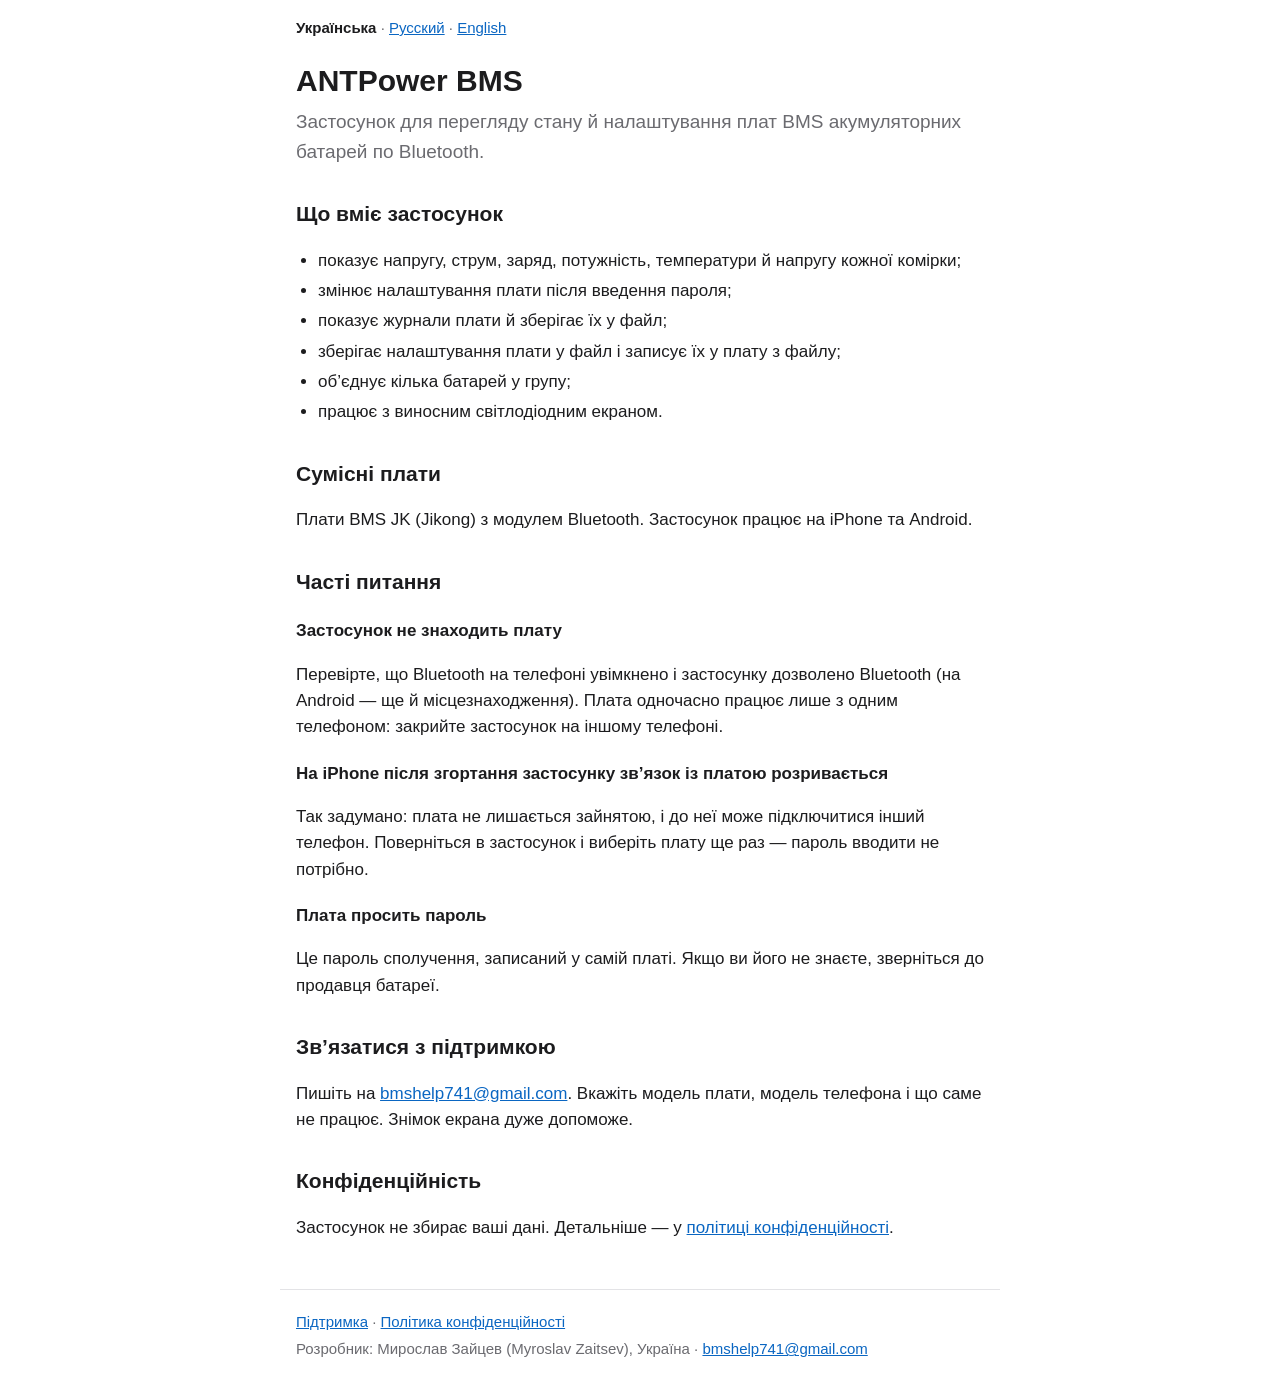
<file: index.html>
<!doctype html>
<html lang="uk">
<head>
<meta charset="utf-8">
<meta name="viewport" content="width=device-width, initial-scale=1">
<title>ANTPower BMS — підтримка</title>
<link rel="stylesheet" href="style.css">
</head>
<body>
<header><nav class="lang"><a href="" aria-current="page">Українська</a> · <a href="ru/">Русский</a> · <a href="en/">English</a></nav></header>
<main>
<h1>ANTPower BMS</h1>
<p class="lead">Застосунок для перегляду стану й налаштування плат BMS акумуляторних батарей по Bluetooth.</p>

<h2>Що вміє застосунок</h2>
<ul>
<li>показує напругу, струм, заряд, потужність, температури й напругу кожної комірки;</li>
<li>змінює налаштування плати після введення пароля;</li>
<li>показує журнали плати й зберігає їх у файл;</li>
<li>зберігає налаштування плати у файл і записує їх у плату з файлу;</li>
<li>об’єднує кілька батарей у групу;</li>
<li>працює з виносним світлодіодним екраном.</li>
</ul>

<h2>Сумісні плати</h2>
<p>Плати BMS JK (Jikong) з модулем Bluetooth. Застосунок працює на iPhone та Android.</p>

<h2>Часті питання</h2>
<h3>Застосунок не знаходить плату</h3>
<p>Перевірте, що Bluetooth на телефоні увімкнено і застосунку дозволено Bluetooth (на Android — ще й місцезнаходження). Плата одночасно працює лише з одним телефоном: закрийте застосунок на іншому телефоні.</p>
<h3>На iPhone після згортання застосунку зв’язок із платою розривається</h3>
<p>Так задумано: плата не лишається зайнятою, і до неї може підключитися інший телефон. Поверніться в застосунок і виберіть плату ще раз — пароль вводити не потрібно.</p>
<h3>Плата просить пароль</h3>
<p>Це пароль сполучення, записаний у самій платі. Якщо ви його не знаєте, зверніться до продавця батареї.</p>

<h2>Зв’язатися з підтримкою</h2>
<p>Пишіть на <a href="mailto:bmshelp741@gmail.com">bmshelp741@gmail.com</a>. Вкажіть модель плати, модель телефона і що саме не працює. Знімок екрана дуже допоможе.</p>

<h2>Конфіденційність</h2>
<p>Застосунок не збирає ваші дані. Детальніше — у <a href="privacy/">політиці конфіденційності</a>.</p>
</main>
<footer><p><a href="">Підтримка</a> · <a href="privacy/">Політика конфіденційності</a></p><p>Розробник: Мирослав Зайцев (Myroslav Zaitsev), Україна · <a href="mailto:bmshelp741@gmail.com">bmshelp741@gmail.com</a></p></footer>
</body>
</html>
</file>
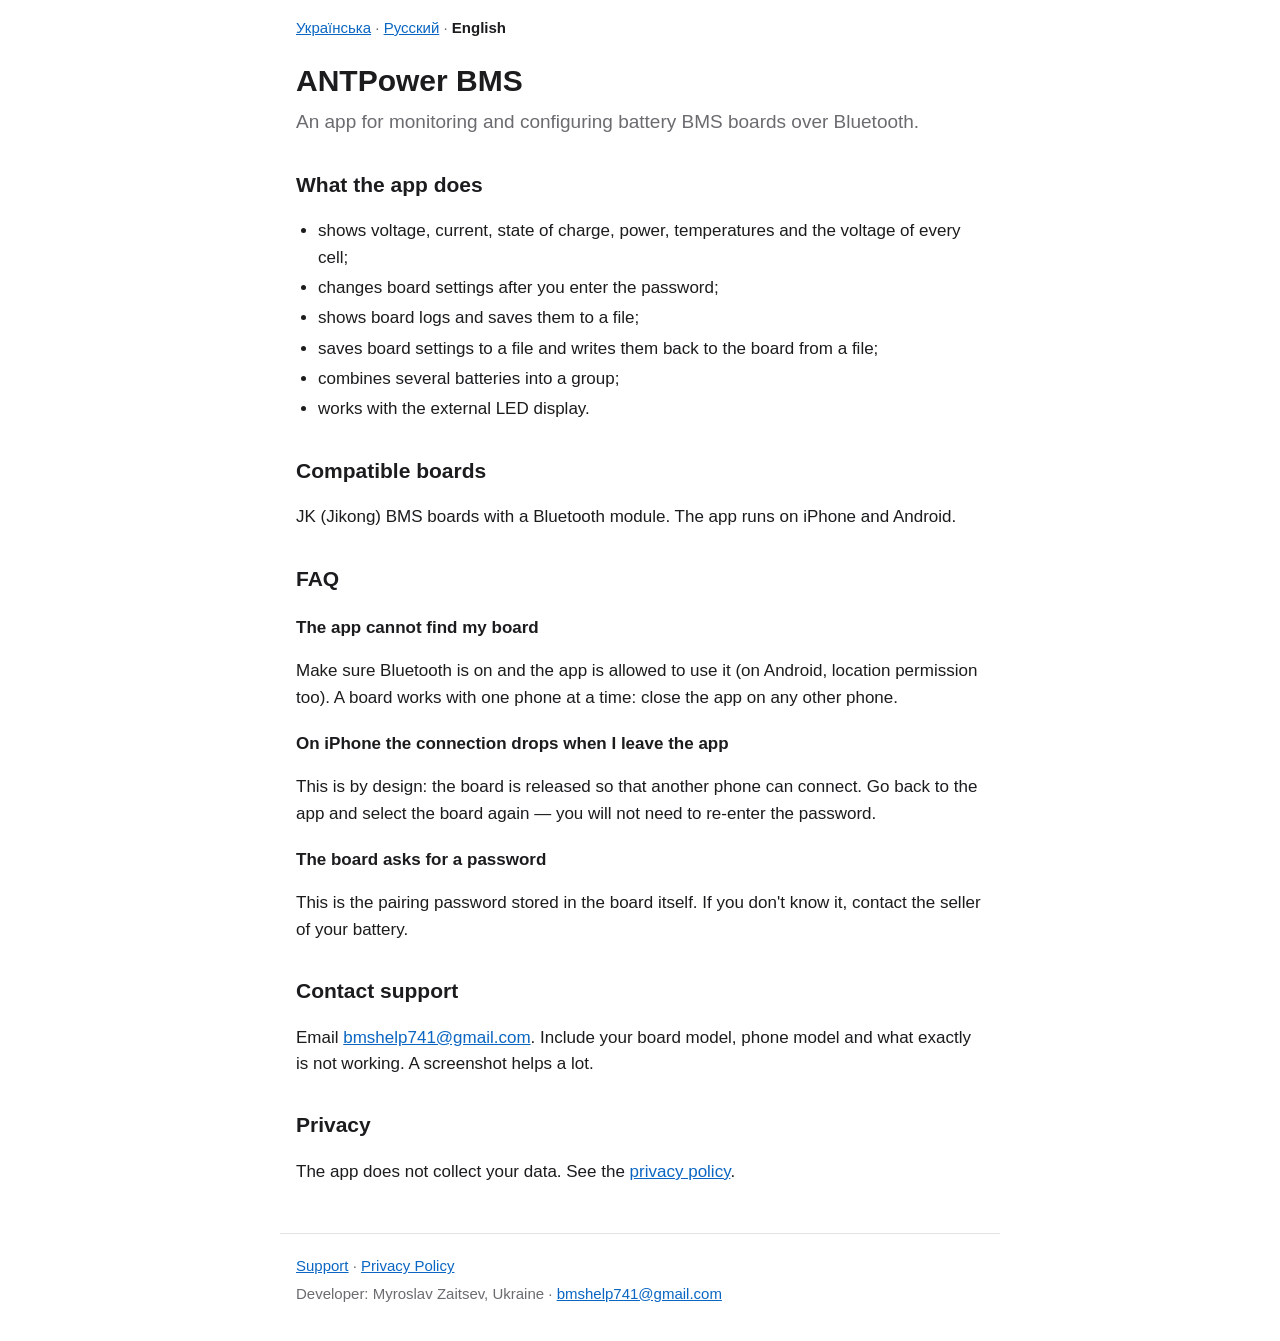
<file: en/index.html>
<!doctype html>
<html lang="en">
<head>
<meta charset="utf-8">
<meta name="viewport" content="width=device-width, initial-scale=1">
<title>ANTPower BMS — Support</title>
<link rel="stylesheet" href="../style.css">
</head>
<body>
<header><nav class="lang"><a href="../">Українська</a> · <a href="../ru/">Русский</a> · <a href="../en/" aria-current="page">English</a></nav></header>
<main>
<h1>ANTPower BMS</h1>
<p class="lead">An app for monitoring and configuring battery BMS boards over Bluetooth.</p>

<h2>What the app does</h2>
<ul>
<li>shows voltage, current, state of charge, power, temperatures and the voltage of every cell;</li>
<li>changes board settings after you enter the password;</li>
<li>shows board logs and saves them to a file;</li>
<li>saves board settings to a file and writes them back to the board from a file;</li>
<li>combines several batteries into a group;</li>
<li>works with the external LED display.</li>
</ul>

<h2>Compatible boards</h2>
<p>JK (Jikong) BMS boards with a Bluetooth module. The app runs on iPhone and Android.</p>

<h2>FAQ</h2>
<h3>The app cannot find my board</h3>
<p>Make sure Bluetooth is on and the app is allowed to use it (on Android, location permission too). A board works with one phone at a time: close the app on any other phone.</p>
<h3>On iPhone the connection drops when I leave the app</h3>
<p>This is by design: the board is released so that another phone can connect. Go back to the app and select the board again — you will not need to re-enter the password.</p>
<h3>The board asks for a password</h3>
<p>This is the pairing password stored in the board itself. If you don't know it, contact the seller of your battery.</p>

<h2>Contact support</h2>
<p>Email <a href="mailto:bmshelp741@gmail.com">bmshelp741@gmail.com</a>. Include your board model, phone model and what exactly is not working. A screenshot helps a lot.</p>

<h2>Privacy</h2>
<p>The app does not collect your data. See the <a href="privacy/">privacy policy</a>.</p>
</main>
<footer><p><a href="../en/">Support</a> · <a href="../en/privacy/">Privacy Policy</a></p><p>Developer: Myroslav Zaitsev, Ukraine · <a href="mailto:bmshelp741@gmail.com">bmshelp741@gmail.com</a></p></footer>
</body>
</html>
</file>
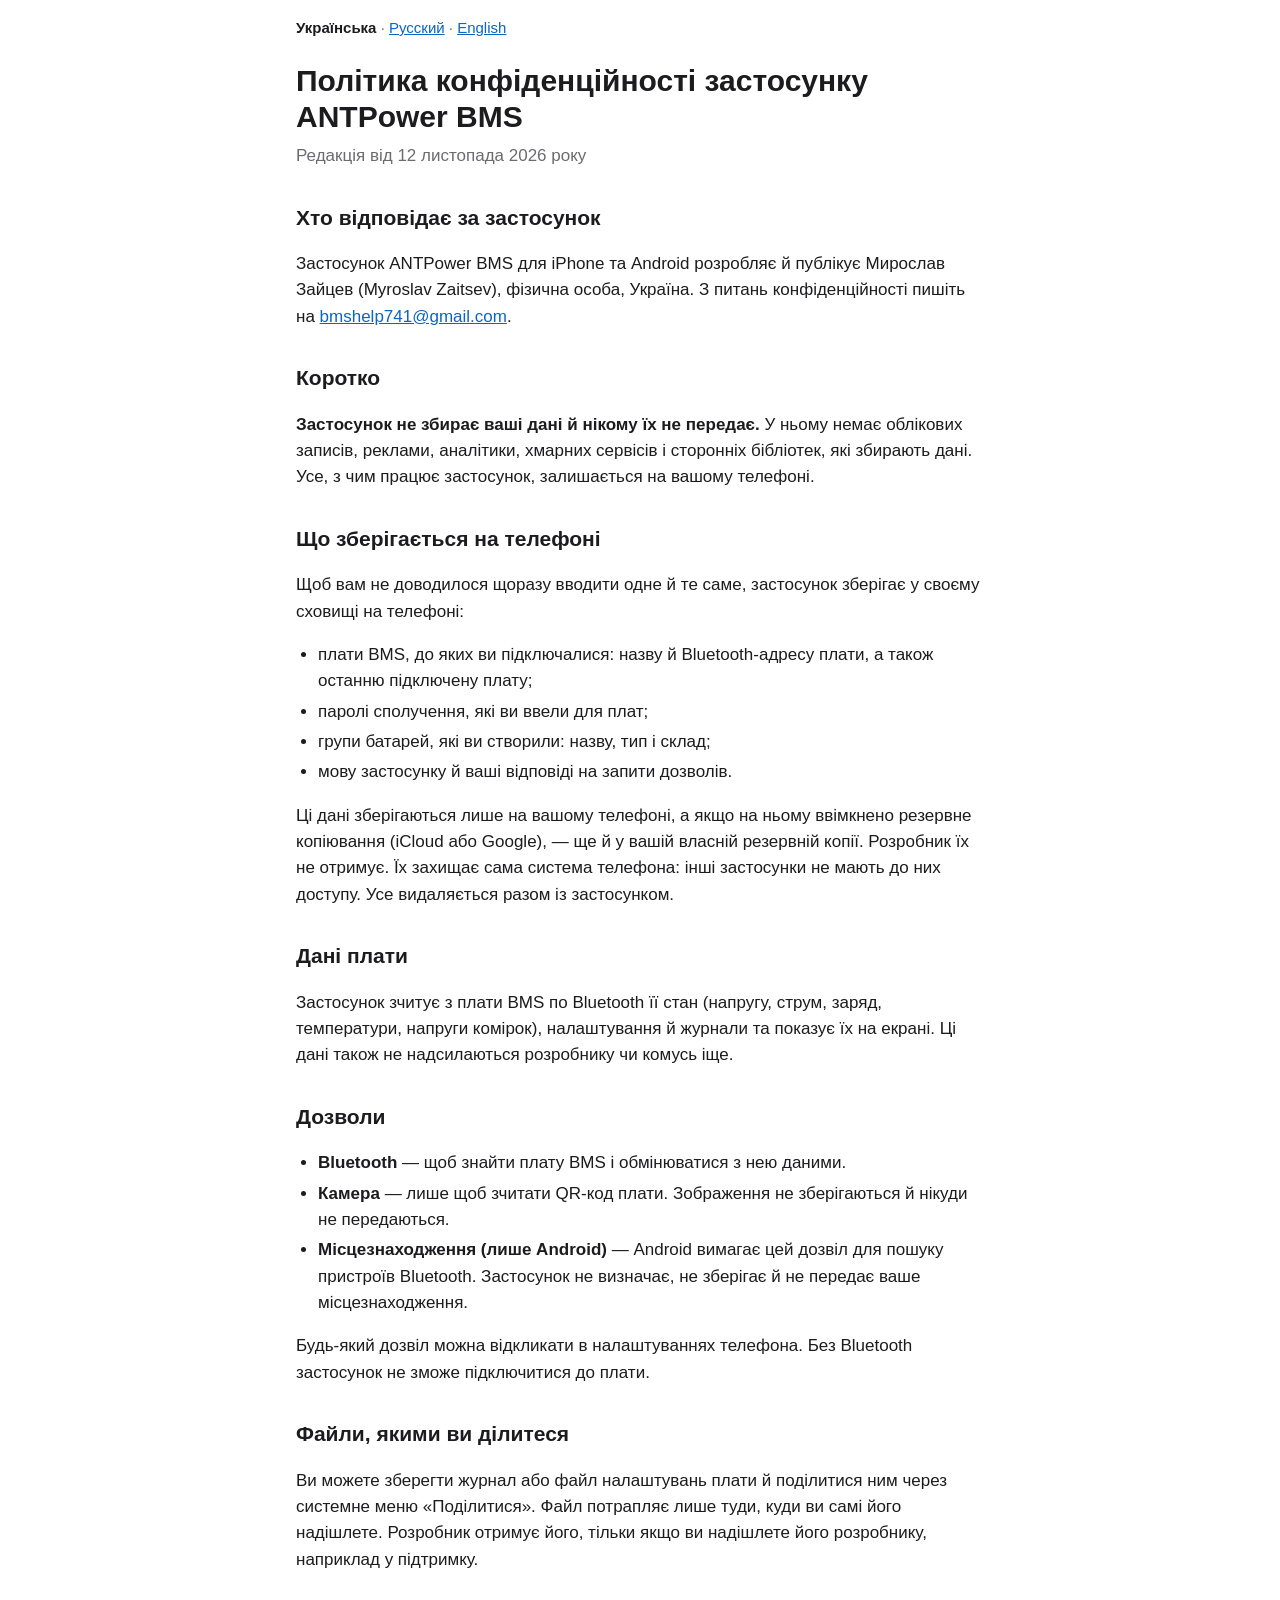
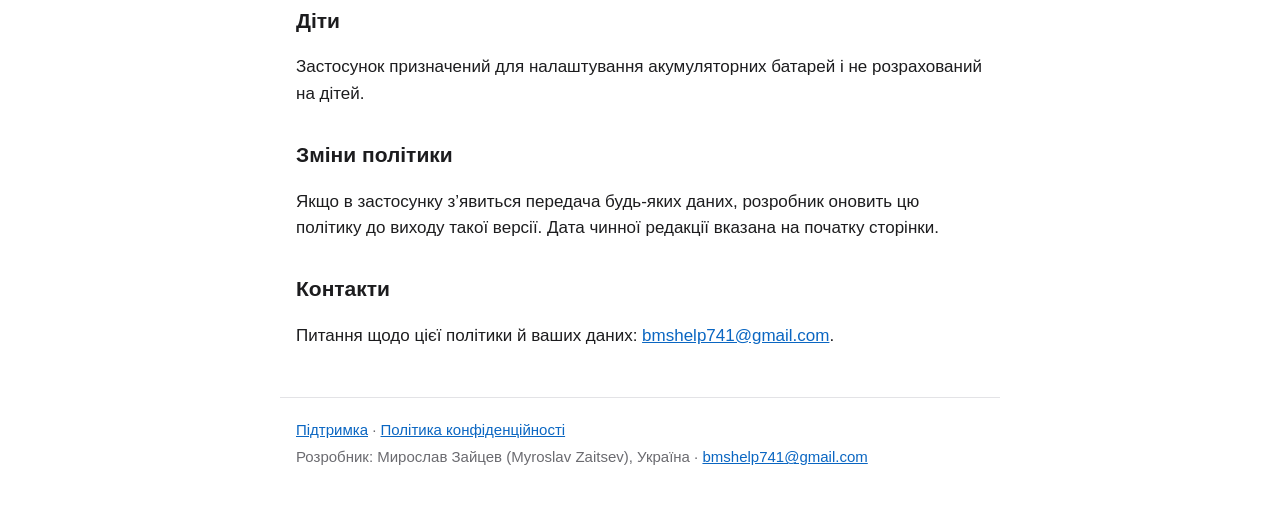
<file: privacy/index.html>
<!doctype html>
<html lang="uk">
<head>
<meta charset="utf-8">
<meta name="viewport" content="width=device-width, initial-scale=1">
<title>Політика конфіденційності — ANTPower BMS</title>
<link rel="stylesheet" href="../style.css">
</head>
<body>
<header><nav class="lang"><a href="../privacy/" aria-current="page">Українська</a> · <a href="../ru/privacy/">Русский</a> · <a href="../en/privacy/">English</a></nav></header>
<main>
<h1>Політика конфіденційності застосунку ANTPower BMS</h1>
<p class="meta">Редакція від 12 листопада 2026 року</p>

<h2>Хто відповідає за застосунок</h2>
<p>Застосунок ANTPower BMS для iPhone та Android розробляє й публікує Мирослав Зайцев (Myroslav Zaitsev), фізична особа, Україна. З питань конфіденційності пишіть на <a href="mailto:bmshelp741@gmail.com">bmshelp741@gmail.com</a>.</p>

<h2>Коротко</h2>
<p><strong>Застосунок не збирає ваші дані й нікому їх не передає.</strong> У ньому немає облікових записів, реклами, аналітики, хмарних сервісів і сторонніх бібліотек, які збирають дані. Усе, з чим працює застосунок, залишається на вашому телефоні.</p>

<h2>Що зберігається на телефоні</h2>
<p>Щоб вам не доводилося щоразу вводити одне й те саме, застосунок зберігає у своєму сховищі на телефоні:</p>
<ul>
<li>плати BMS, до яких ви підключалися: назву й Bluetooth-адресу плати, а також останню підключену плату;</li>
<li>паролі сполучення, які ви ввели для плат;</li>
<li>групи батарей, які ви створили: назву, тип і склад;</li>
<li>мову застосунку й ваші відповіді на запити дозволів.</li>
</ul>
<p>Ці дані зберігаються лише на вашому телефоні, а якщо на ньому ввімкнено резервне копіювання (iCloud або Google), — ще й у вашій власній резервній копії. Розробник їх не отримує. Їх захищає сама система телефона: інші застосунки не мають до них доступу. Усе видаляється разом із застосунком.</p>

<h2>Дані плати</h2>
<p>Застосунок зчитує з плати BMS по Bluetooth її стан (напругу, струм, заряд, температури, напруги комірок), налаштування й журнали та показує їх на екрані. Ці дані також не надсилаються розробнику чи комусь іще.</p>

<h2>Дозволи</h2>
<ul>
<li><strong>Bluetooth</strong> — щоб знайти плату BMS і обмінюватися з нею даними.</li>
<li><strong>Камера</strong> — лише щоб зчитати QR-код плати. Зображення не зберігаються й нікуди не передаються.</li>
<li><strong>Місцезнаходження (лише Android)</strong> — Android вимагає цей дозвіл для пошуку пристроїв Bluetooth. Застосунок не визначає, не зберігає й не передає ваше місцезнаходження.</li>
</ul>
<p>Будь-який дозвіл можна відкликати в налаштуваннях телефона. Без Bluetooth застосунок не зможе підключитися до плати.</p>

<h2>Файли, якими ви ділитеся</h2>
<p>Ви можете зберегти журнал або файл налаштувань плати й поділитися ним через системне меню «Поділитися». Файл потрапляє лише туди, куди ви самі його надішлете. Розробник отримує його, тільки якщо ви надішлете його розробнику, наприклад у підтримку.</p>

<h2>Діти</h2>
<p>Застосунок призначений для налаштування акумуляторних батарей і не розрахований на дітей.</p>

<h2>Зміни політики</h2>
<p>Якщо в застосунку з’явиться передача будь-яких даних, розробник оновить цю політику до виходу такої версії. Дата чинної редакції вказана на початку сторінки.</p>

<h2>Контакти</h2>
<p>Питання щодо цієї політики й ваших даних: <a href="mailto:bmshelp741@gmail.com">bmshelp741@gmail.com</a>.</p>
</main>
<footer><p><a href="../">Підтримка</a> · <a href="../privacy/">Політика конфіденційності</a></p><p>Розробник: Мирослав Зайцев (Myroslav Zaitsev), Україна · <a href="mailto:bmshelp741@gmail.com">bmshelp741@gmail.com</a></p></footer>
</body>
</html>
</file>
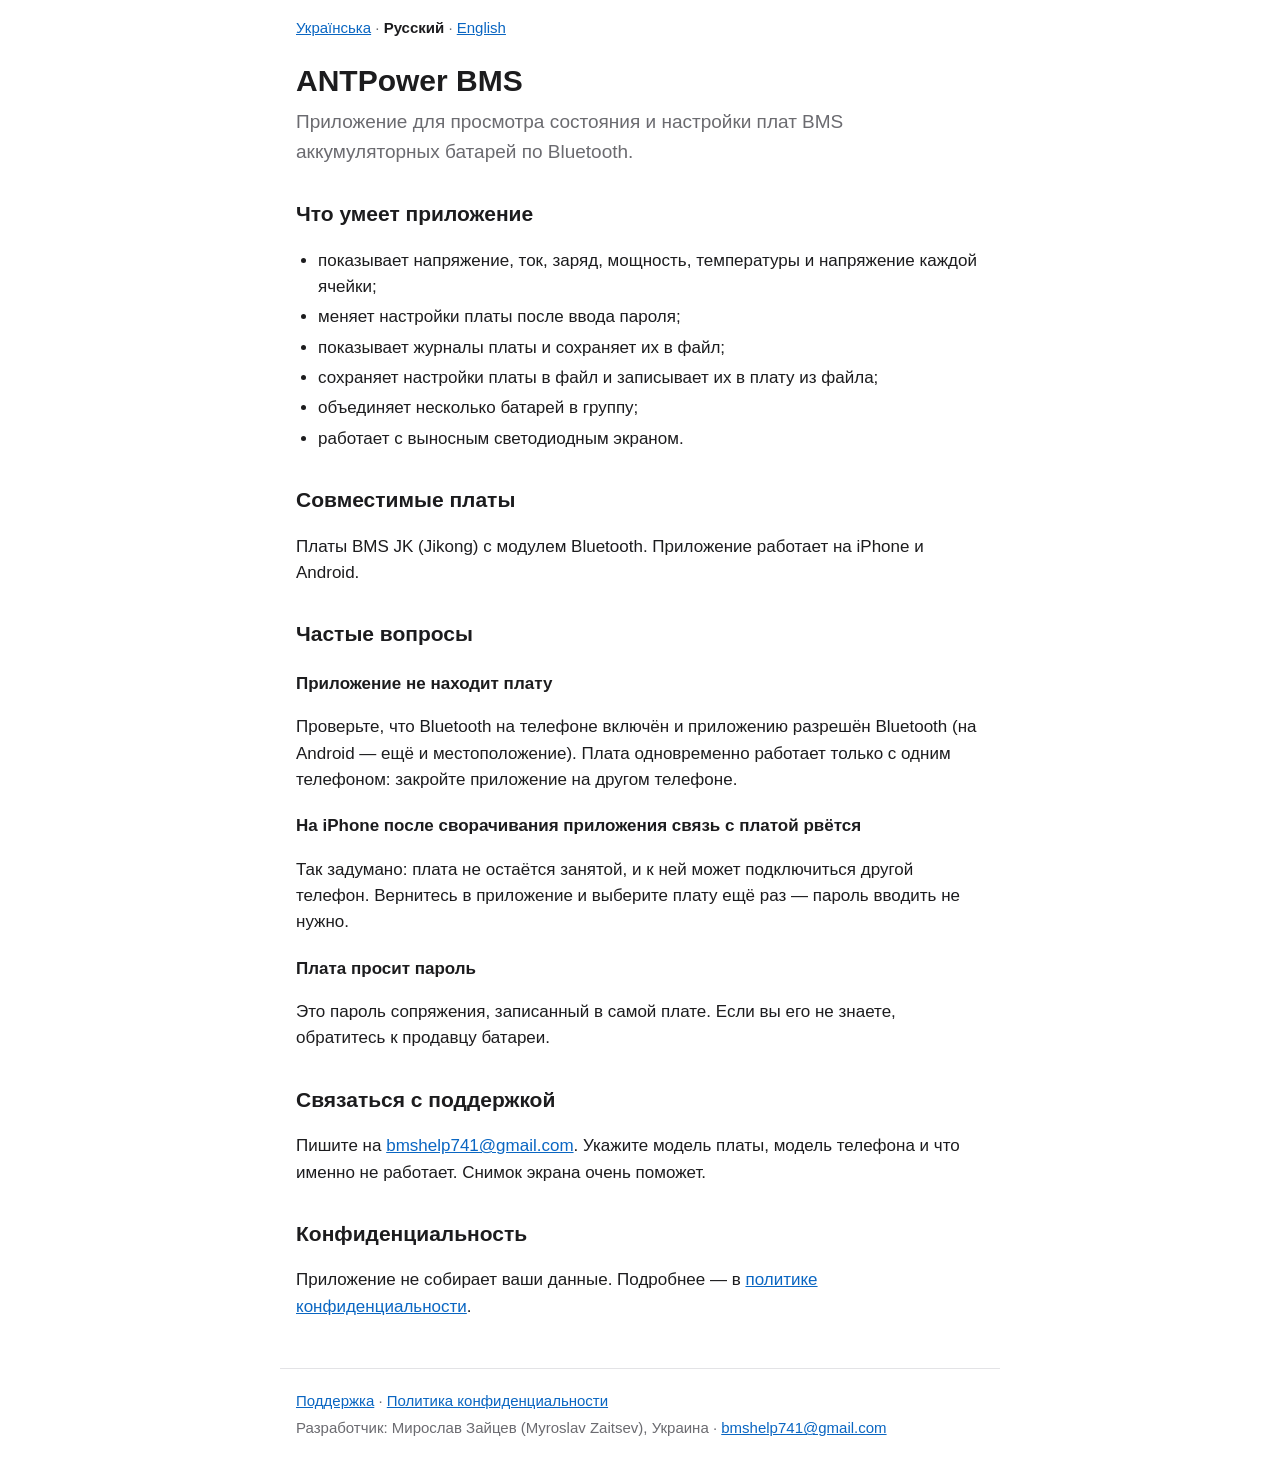
<file: ru/index.html>
<!doctype html>
<html lang="ru">
<head>
<meta charset="utf-8">
<meta name="viewport" content="width=device-width, initial-scale=1">
<title>ANTPower BMS — поддержка</title>
<link rel="stylesheet" href="../style.css">
</head>
<body>
<header><nav class="lang"><a href="../">Українська</a> · <a href="../ru/" aria-current="page">Русский</a> · <a href="../en/">English</a></nav></header>
<main>
<h1>ANTPower BMS</h1>
<p class="lead">Приложение для просмотра состояния и настройки плат BMS аккумуляторных батарей по Bluetooth.</p>

<h2>Что умеет приложение</h2>
<ul>
<li>показывает напряжение, ток, заряд, мощность, температуры и напряжение каждой ячейки;</li>
<li>меняет настройки платы после ввода пароля;</li>
<li>показывает журналы платы и сохраняет их в файл;</li>
<li>сохраняет настройки платы в файл и записывает их в плату из файла;</li>
<li>объединяет несколько батарей в группу;</li>
<li>работает с выносным светодиодным экраном.</li>
</ul>

<h2>Совместимые платы</h2>
<p>Платы BMS JK (Jikong) с модулем Bluetooth. Приложение работает на iPhone и Android.</p>

<h2>Частые вопросы</h2>
<h3>Приложение не находит плату</h3>
<p>Проверьте, что Bluetooth на телефоне включён и приложению разрешён Bluetooth (на Android — ещё и местоположение). Плата одновременно работает только с одним телефоном: закройте приложение на другом телефоне.</p>
<h3>На iPhone после сворачивания приложения связь с платой рвётся</h3>
<p>Так задумано: плата не остаётся занятой, и к ней может подключиться другой телефон. Вернитесь в приложение и выберите плату ещё раз — пароль вводить не нужно.</p>
<h3>Плата просит пароль</h3>
<p>Это пароль сопряжения, записанный в самой плате. Если вы его не знаете, обратитесь к продавцу батареи.</p>

<h2>Связаться с поддержкой</h2>
<p>Пишите на <a href="mailto:bmshelp741@gmail.com">bmshelp741@gmail.com</a>. Укажите модель платы, модель телефона и что именно не работает. Снимок экрана очень поможет.</p>

<h2>Конфиденциальность</h2>
<p>Приложение не собирает ваши данные. Подробнее — в <a href="privacy/">политике конфиденциальности</a>.</p>
</main>
<footer><p><a href="../ru/">Поддержка</a> · <a href="../ru/privacy/">Политика конфиденциальности</a></p><p>Разработчик: Мирослав Зайцев (Myroslav Zaitsev), Украина · <a href="mailto:bmshelp741@gmail.com">bmshelp741@gmail.com</a></p></footer>
</body>
</html>
</file>
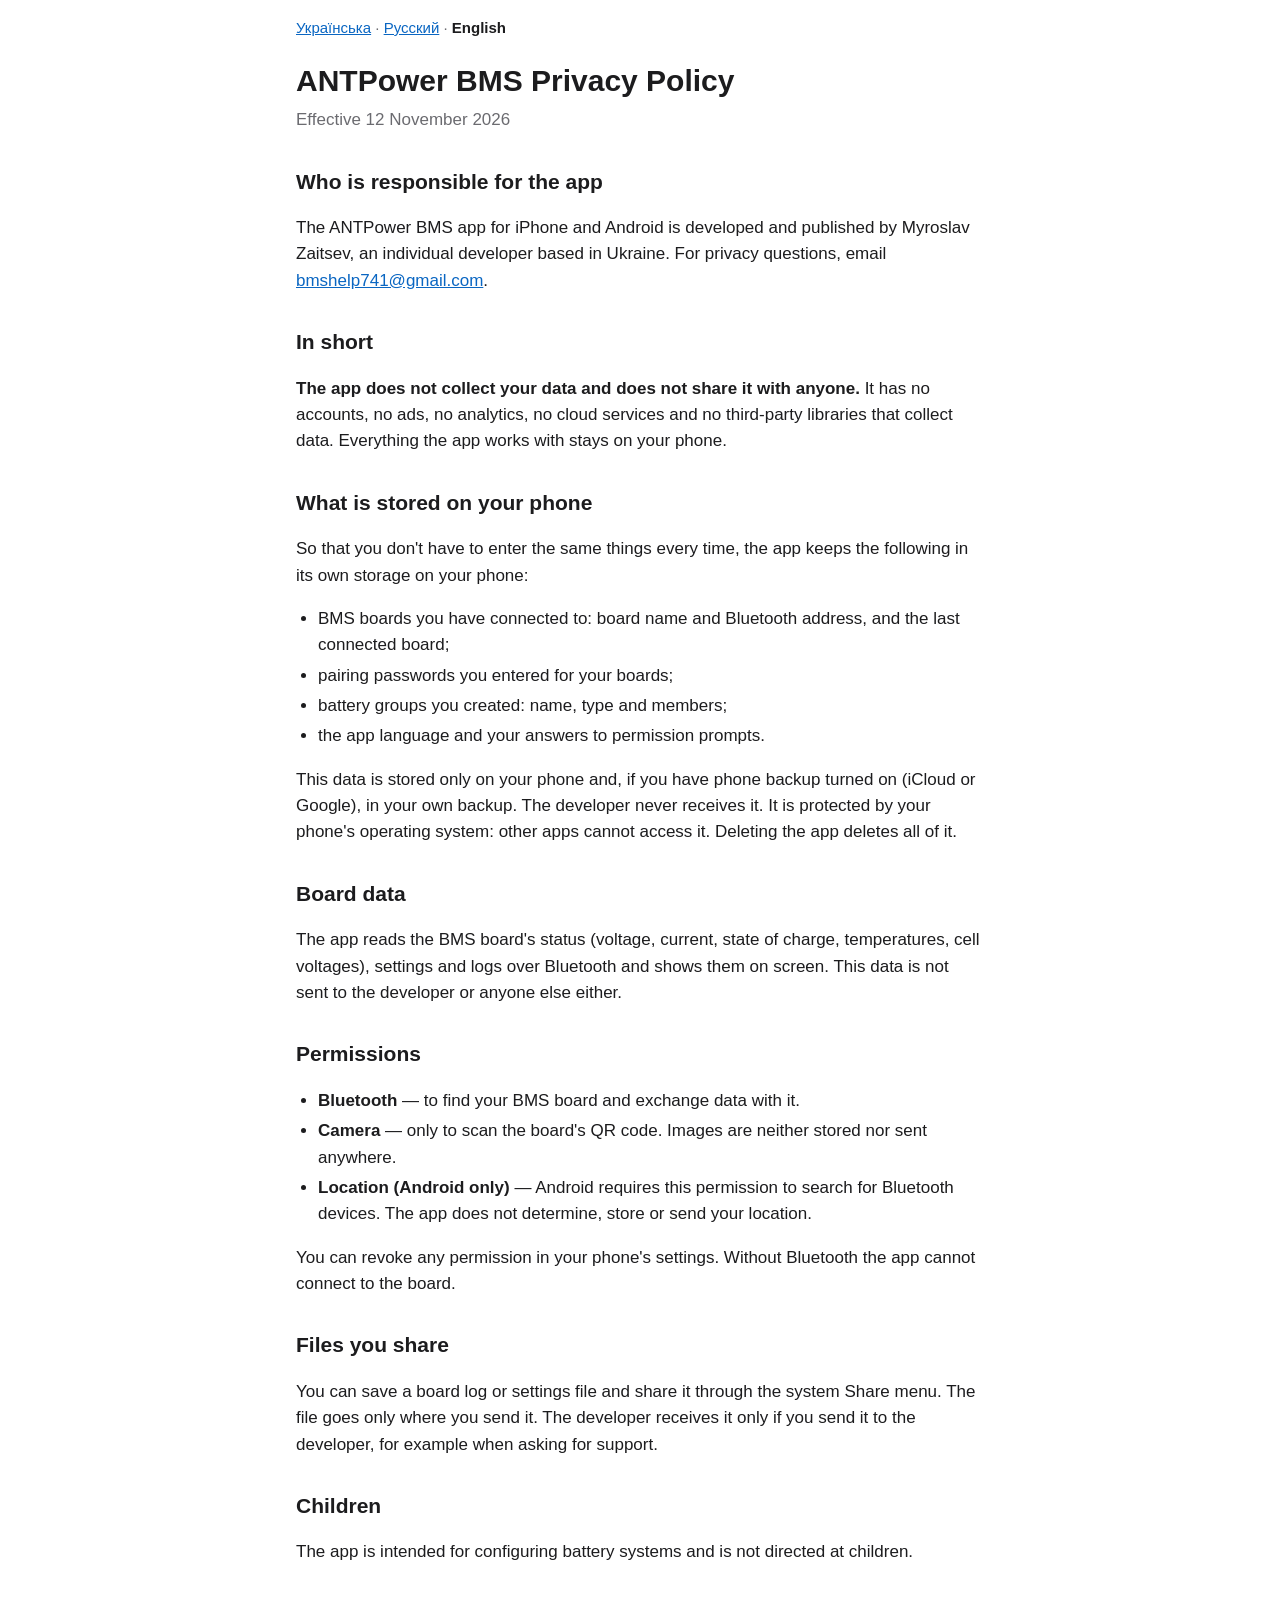
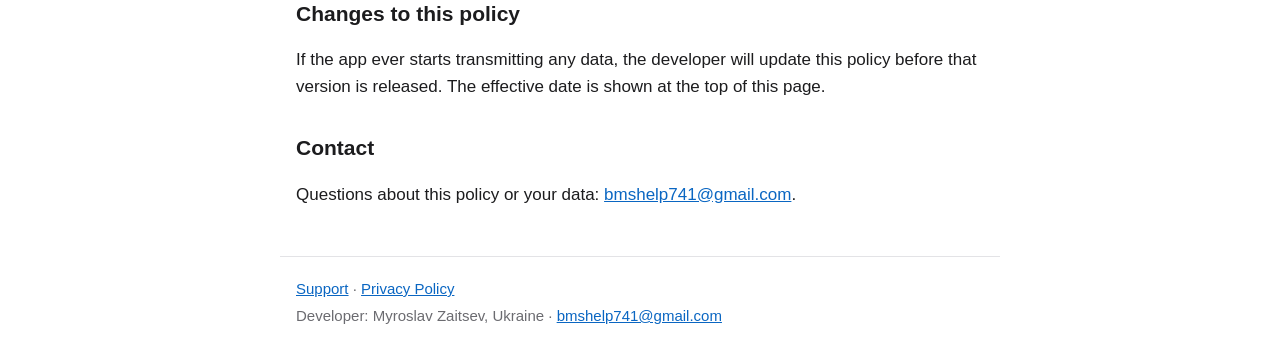
<file: en/privacy/index.html>
<!doctype html>
<html lang="en">
<head>
<meta charset="utf-8">
<meta name="viewport" content="width=device-width, initial-scale=1">
<title>Privacy Policy — ANTPower BMS</title>
<link rel="stylesheet" href="../../style.css">
</head>
<body>
<header><nav class="lang"><a href="../../privacy/">Українська</a> · <a href="../../ru/privacy/">Русский</a> · <a href="../../en/privacy/" aria-current="page">English</a></nav></header>
<main>
<h1>ANTPower BMS Privacy Policy</h1>
<p class="meta">Effective 12 November 2026</p>

<h2>Who is responsible for the app</h2>
<p>The ANTPower BMS app for iPhone and Android is developed and published by Myroslav Zaitsev, an individual developer based in Ukraine. For privacy questions, email <a href="mailto:bmshelp741@gmail.com">bmshelp741@gmail.com</a>.</p>

<h2>In short</h2>
<p><strong>The app does not collect your data and does not share it with anyone.</strong> It has no accounts, no ads, no analytics, no cloud services and no third-party libraries that collect data. Everything the app works with stays on your phone.</p>

<h2>What is stored on your phone</h2>
<p>So that you don't have to enter the same things every time, the app keeps the following in its own storage on your phone:</p>
<ul>
<li>BMS boards you have connected to: board name and Bluetooth address, and the last connected board;</li>
<li>pairing passwords you entered for your boards;</li>
<li>battery groups you created: name, type and members;</li>
<li>the app language and your answers to permission prompts.</li>
</ul>
<p>This data is stored only on your phone and, if you have phone backup turned on (iCloud or Google), in your own backup. The developer never receives it. It is protected by your phone's operating system: other apps cannot access it. Deleting the app deletes all of it.</p>

<h2>Board data</h2>
<p>The app reads the BMS board's status (voltage, current, state of charge, temperatures, cell voltages), settings and logs over Bluetooth and shows them on screen. This data is not sent to the developer or anyone else either.</p>

<h2>Permissions</h2>
<ul>
<li><strong>Bluetooth</strong> — to find your BMS board and exchange data with it.</li>
<li><strong>Camera</strong> — only to scan the board's QR code. Images are neither stored nor sent anywhere.</li>
<li><strong>Location (Android only)</strong> — Android requires this permission to search for Bluetooth devices. The app does not determine, store or send your location.</li>
</ul>
<p>You can revoke any permission in your phone's settings. Without Bluetooth the app cannot connect to the board.</p>

<h2>Files you share</h2>
<p>You can save a board log or settings file and share it through the system Share menu. The file goes only where you send it. The developer receives it only if you send it to the developer, for example when asking for support.</p>

<h2>Children</h2>
<p>The app is intended for configuring battery systems and is not directed at children.</p>

<h2>Changes to this policy</h2>
<p>If the app ever starts transmitting any data, the developer will update this policy before that version is released. The effective date is shown at the top of this page.</p>

<h2>Contact</h2>
<p>Questions about this policy or your data: <a href="mailto:bmshelp741@gmail.com">bmshelp741@gmail.com</a>.</p>
</main>
<footer><p><a href="../../en/">Support</a> · <a href="../../en/privacy/">Privacy Policy</a></p><p>Developer: Myroslav Zaitsev, Ukraine · <a href="mailto:bmshelp741@gmail.com">bmshelp741@gmail.com</a></p></footer>
</body>
</html>
</file>
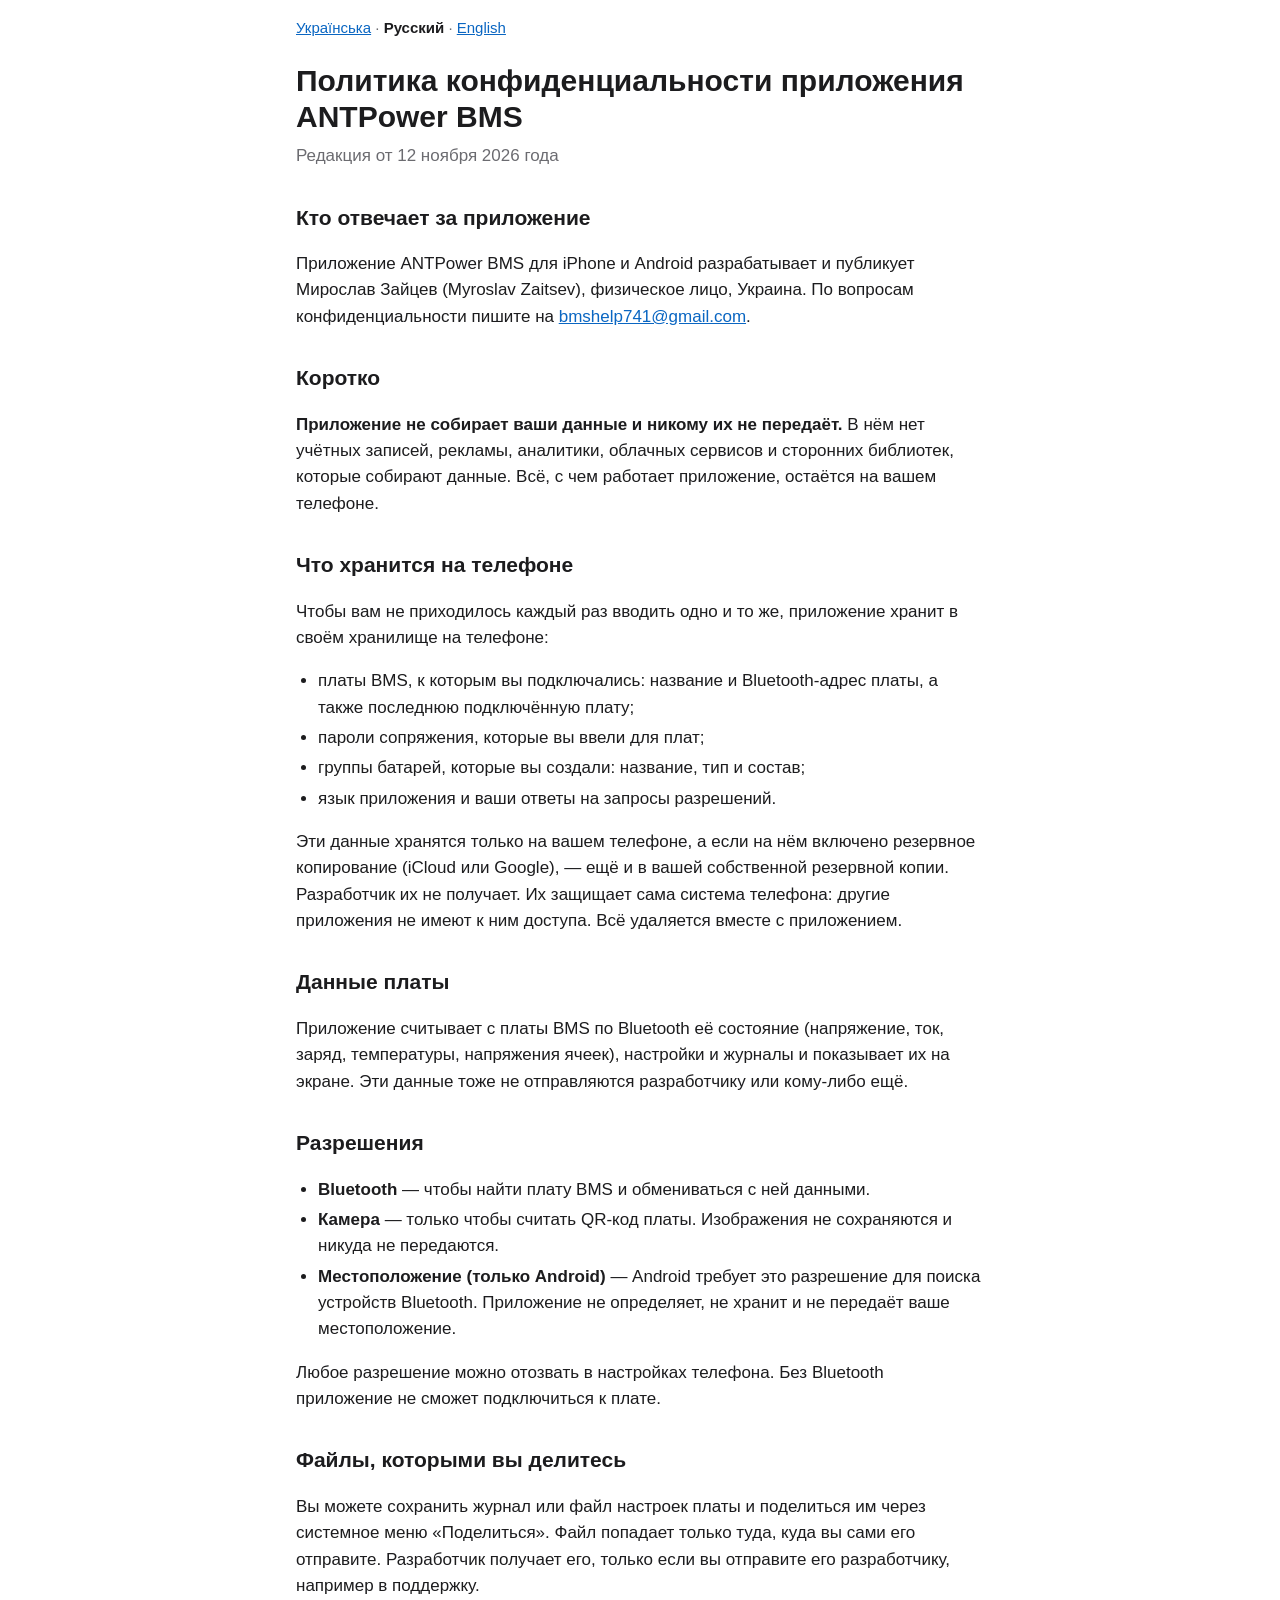
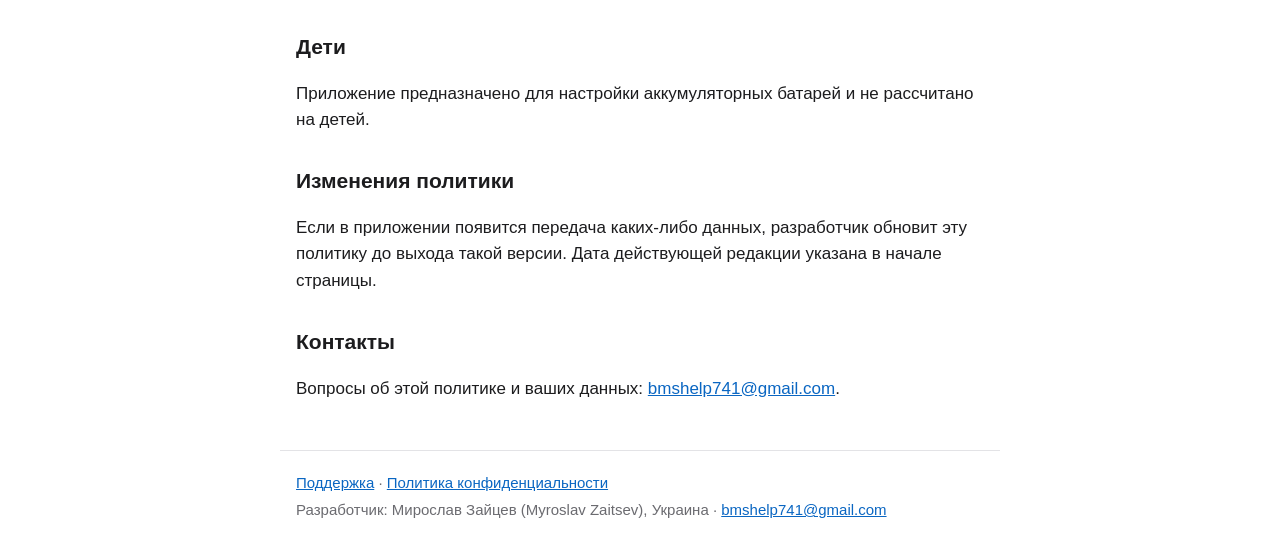
<file: ru/privacy/index.html>
<!doctype html>
<html lang="ru">
<head>
<meta charset="utf-8">
<meta name="viewport" content="width=device-width, initial-scale=1">
<title>Политика конфиденциальности — ANTPower BMS</title>
<link rel="stylesheet" href="../../style.css">
</head>
<body>
<header><nav class="lang"><a href="../../privacy/">Українська</a> · <a href="../../ru/privacy/" aria-current="page">Русский</a> · <a href="../../en/privacy/">English</a></nav></header>
<main>
<h1>Политика конфиденциальности приложения ANTPower BMS</h1>
<p class="meta">Редакция от 12 ноября 2026 года</p>

<h2>Кто отвечает за приложение</h2>
<p>Приложение ANTPower BMS для iPhone и Android разрабатывает и публикует Мирослав Зайцев (Myroslav Zaitsev), физическое лицо, Украина. По вопросам конфиденциальности пишите на <a href="mailto:bmshelp741@gmail.com">bmshelp741@gmail.com</a>.</p>

<h2>Коротко</h2>
<p><strong>Приложение не собирает ваши данные и никому их не передаёт.</strong> В нём нет учётных записей, рекламы, аналитики, облачных сервисов и сторонних библиотек, которые собирают данные. Всё, с чем работает приложение, остаётся на вашем телефоне.</p>

<h2>Что хранится на телефоне</h2>
<p>Чтобы вам не приходилось каждый раз вводить одно и то же, приложение хранит в своём хранилище на телефоне:</p>
<ul>
<li>платы BMS, к которым вы подключались: название и Bluetooth-адрес платы, а также последнюю подключённую плату;</li>
<li>пароли сопряжения, которые вы ввели для плат;</li>
<li>группы батарей, которые вы создали: название, тип и состав;</li>
<li>язык приложения и ваши ответы на запросы разрешений.</li>
</ul>
<p>Эти данные хранятся только на вашем телефоне, а если на нём включено резервное копирование (iCloud или Google), — ещё и в вашей собственной резервной копии. Разработчик их не получает. Их защищает сама система телефона: другие приложения не имеют к ним доступа. Всё удаляется вместе с приложением.</p>

<h2>Данные платы</h2>
<p>Приложение считывает с платы BMS по Bluetooth её состояние (напряжение, ток, заряд, температуры, напряжения ячеек), настройки и журналы и показывает их на экране. Эти данные тоже не отправляются разработчику или кому-либо ещё.</p>

<h2>Разрешения</h2>
<ul>
<li><strong>Bluetooth</strong> — чтобы найти плату BMS и обмениваться с ней данными.</li>
<li><strong>Камера</strong> — только чтобы считать QR-код платы. Изображения не сохраняются и никуда не передаются.</li>
<li><strong>Местоположение (только Android)</strong> — Android требует это разрешение для поиска устройств Bluetooth. Приложение не определяет, не хранит и не передаёт ваше местоположение.</li>
</ul>
<p>Любое разрешение можно отозвать в настройках телефона. Без Bluetooth приложение не сможет подключиться к плате.</p>

<h2>Файлы, которыми вы делитесь</h2>
<p>Вы можете сохранить журнал или файл настроек платы и поделиться им через системное меню «Поделиться». Файл попадает только туда, куда вы сами его отправите. Разработчик получает его, только если вы отправите его разработчику, например в поддержку.</p>

<h2>Дети</h2>
<p>Приложение предназначено для настройки аккумуляторных батарей и не рассчитано на детей.</p>

<h2>Изменения политики</h2>
<p>Если в приложении появится передача каких-либо данных, разработчик обновит эту политику до выхода такой версии. Дата действующей редакции указана в начале страницы.</p>

<h2>Контакты</h2>
<p>Вопросы об этой политике и ваших данных: <a href="mailto:bmshelp741@gmail.com">bmshelp741@gmail.com</a>.</p>
</main>
<footer><p><a href="../../ru/">Поддержка</a> · <a href="../../ru/privacy/">Политика конфиденциальности</a></p><p>Разработчик: Мирослав Зайцев (Myroslav Zaitsev), Украина · <a href="mailto:bmshelp741@gmail.com">bmshelp741@gmail.com</a></p></footer>
</body>
</html>
</file>
<file: style.css>
:root {
  --bg: #ffffff;
  --text: #1c1c1e;
  --muted: #6b6b70;
  --accent: #0a66c2;
  --line: #e3e3e6;
}
@media (prefers-color-scheme: dark) {
  :root {
    --bg: #121214;
    --text: #ececef;
    --muted: #a0a0a8;
    --accent: #5aa9ff;
    --line: #2c2c31;
  }
}
* { box-sizing: border-box; }
body {
  margin: 0;
  background: var(--bg);
  color: var(--text);
  font: 17px/1.55 -apple-system, BlinkMacSystemFont, "Segoe UI", Roboto, "Helvetica Neue", Arial, sans-serif;
}
header, main, footer { max-width: 720px; margin: 0 auto; padding: 0 16px; }
header { padding-top: 16px; }
.lang { font-size: 15px; color: var(--muted); }
.lang a[aria-current="page"] { color: var(--text); font-weight: 600; text-decoration: none; }
h1 { font-size: 30px; line-height: 1.2; margin: 24px 0 8px; }
h2 { font-size: 21px; margin: 32px 0 8px; }
h3 { font-size: 17px; margin: 20px 0 4px; }
.lead { font-size: 19px; color: var(--muted); margin-top: 0; }
.meta { color: var(--muted); margin-top: 0; }
a { color: var(--accent); }
ul { padding-left: 22px; }
li { margin: 4px 0; }
footer { margin-top: 48px; padding-top: 16px; padding-bottom: 32px; border-top: 1px solid var(--line); color: var(--muted); font-size: 15px; }
footer p { margin: 4px 0; }
</file>
